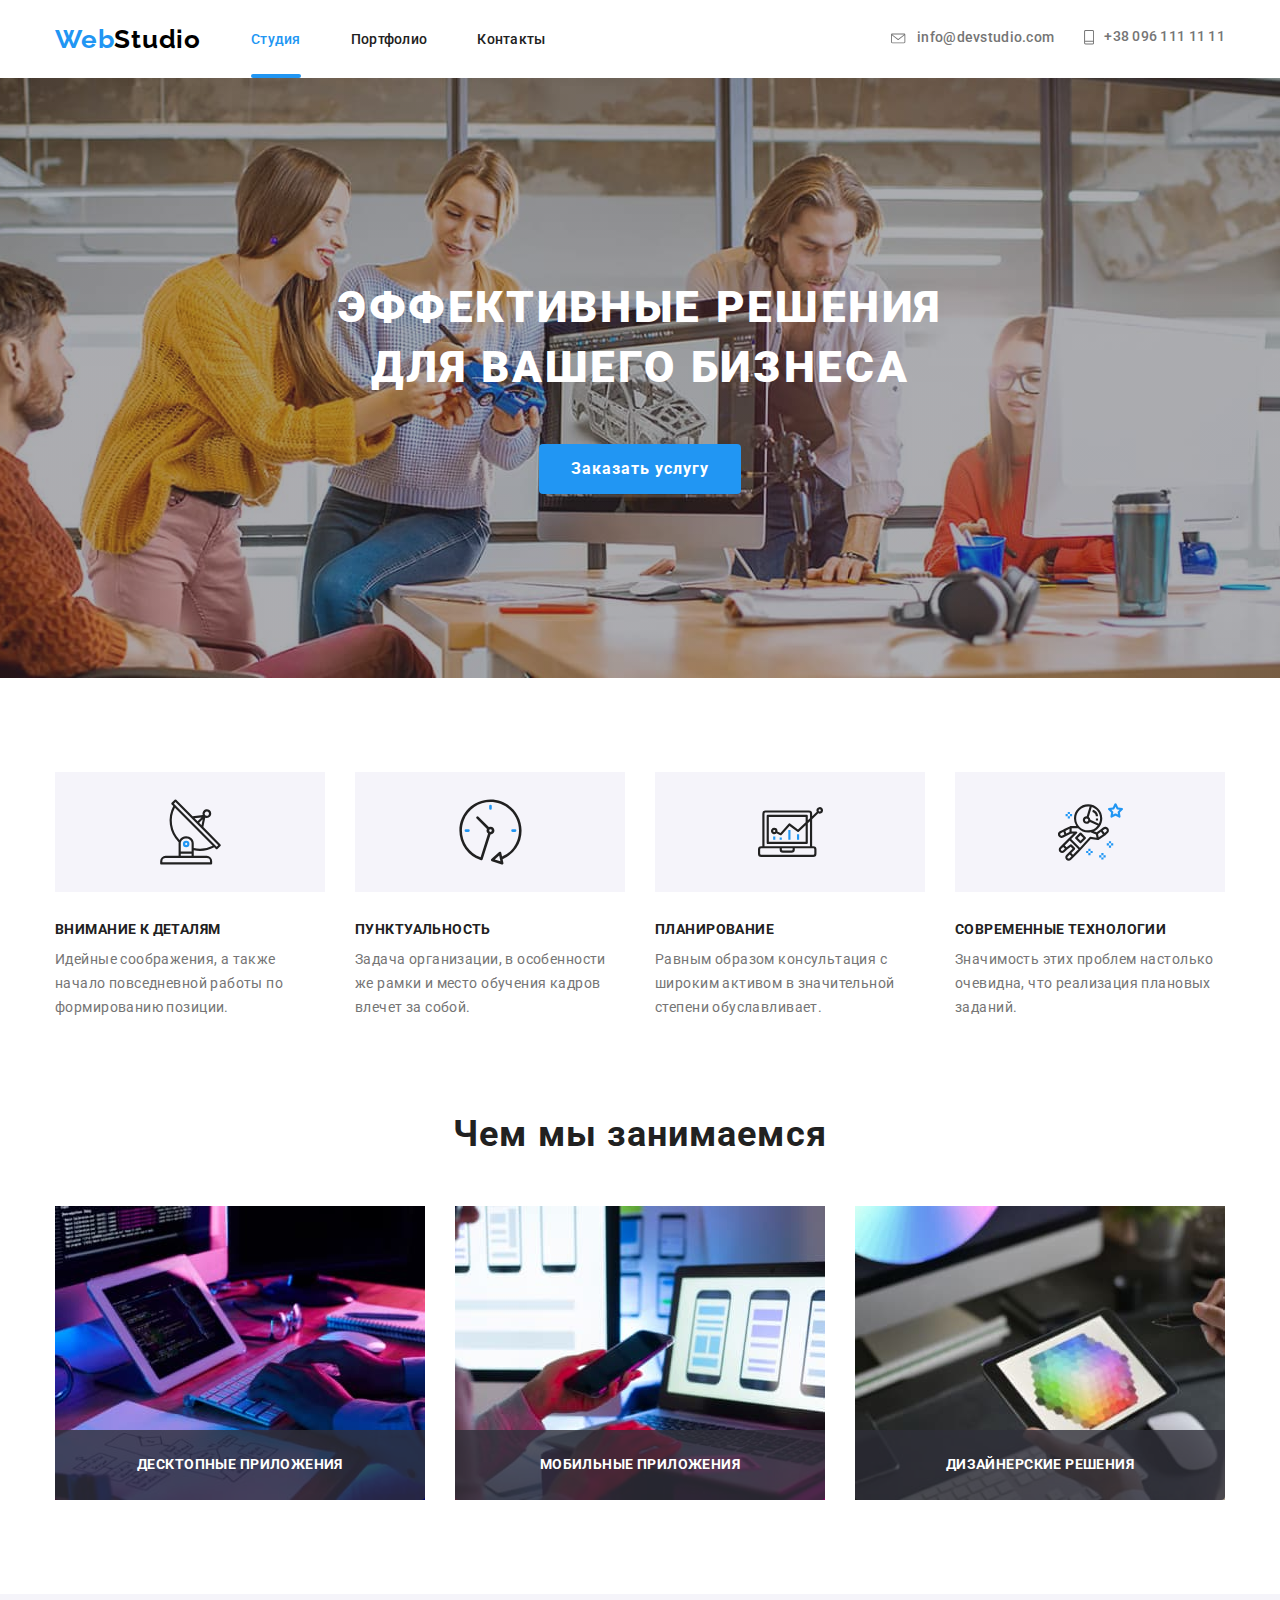
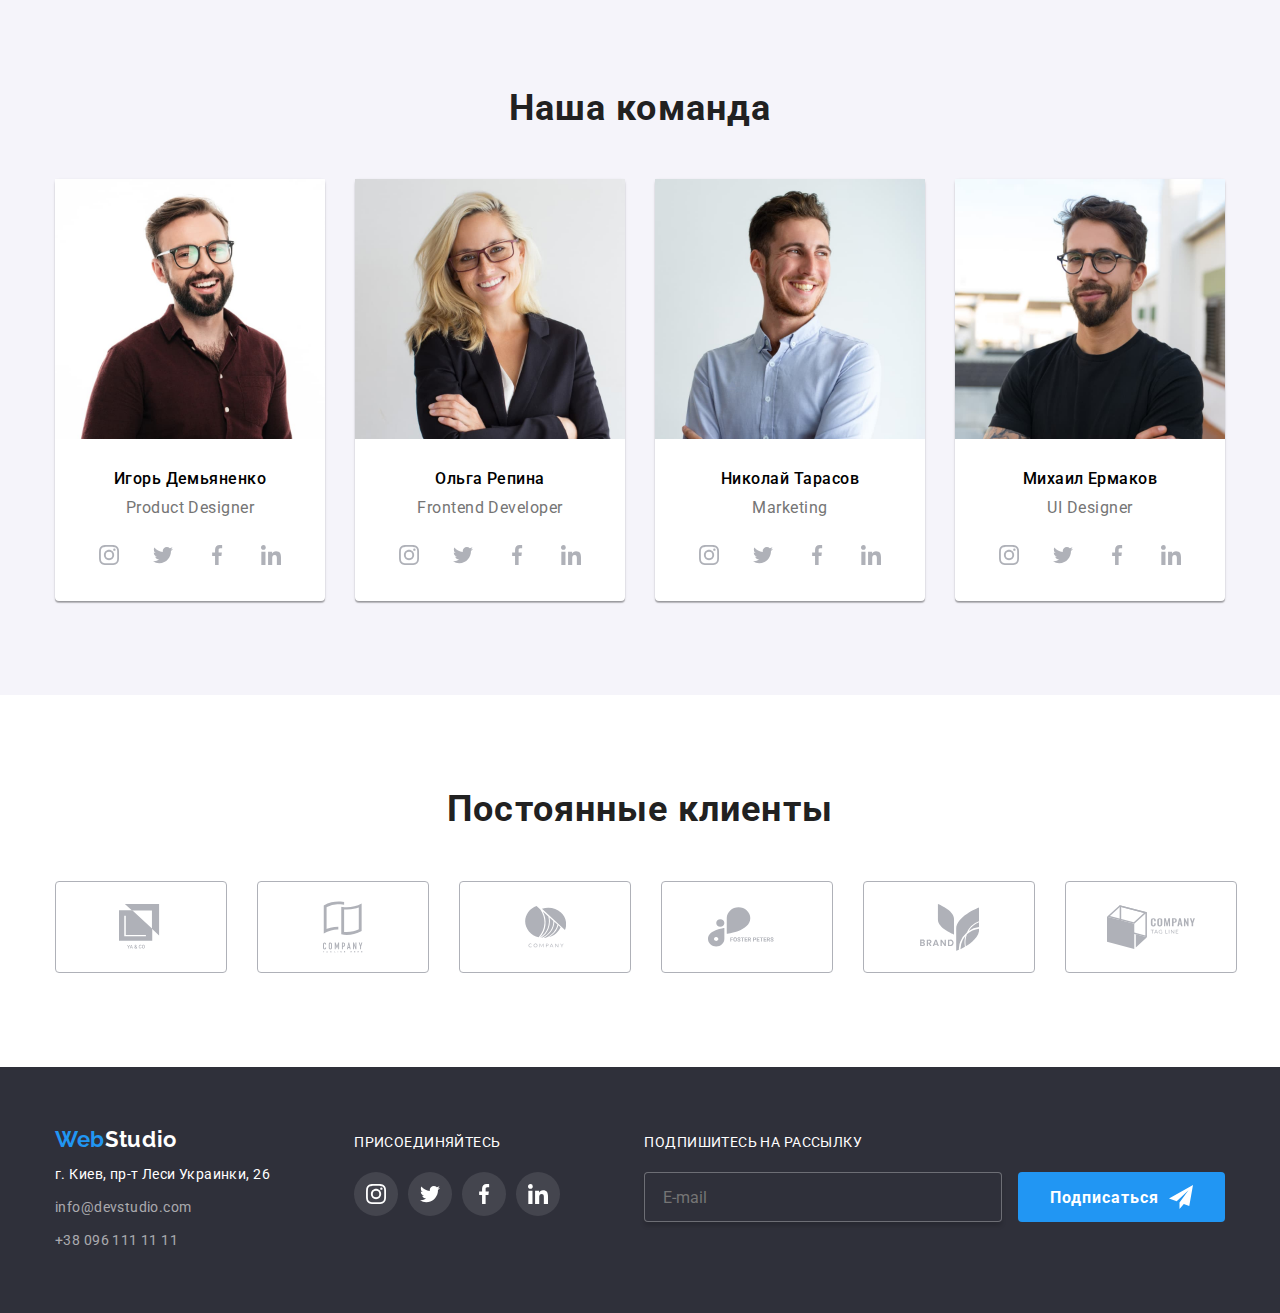
<file: index.html>
<!DOCTYPE html>
<html lang="ru">
  <head>
    <meta charset="UTF-8" />
    <meta name="viewport" content="width=device-width, initial-scale=1.0" />
    <link
      href="https://fonts.googleapis.com/css2?family=Raleway:wght@700&family=Roboto:wght@400;500;700;900&display=swap"
      rel="stylesheet"
    />
    <link rel="stylesheet" href="./css/main.min.css" />
    <title>WebStudio</title>
  </head>
  <body>
    <!-- Шапка сайта -->

    <header class="page-header container">
      <nav class="main-nav">
        <a href="./index.html" class="logo-head link"
          ><span class="logo-web">Web</span
          ><span class="logo-nav">Studio</span></a
        >
        <!-- Контейнер с навигацией -->
        <ul class="site-nav list">
          <li class="item current">
            <a href="./index.html" class="link current">Студия</a>
          </li>
          <li class="item">
            <a href="./portfolio.html" class="link">Портфолио</a>
          </li>
          <li class="item"><a href="" class="link">Контакты</a></li>
        </ul>
      </nav>

      <!-- Контейнер почта и телефон -->

      <ul class="cont-nav list">
        <li class="item mail">
          <a href="mailto" class="mail link">
            <svg class="mail-icon">
              <use href="./img/sprite.svg#icon-mailicon"></use>
            </svg>
            info@devstudio.com</a
          >
        </li>
        <li class="item phone">
          <a href="tel:380961111111" class="phone link">
            <svg class="phone-icon">
              <use href="./img/sprite.svg#icon-phoneicon"></use>
            </svg>
            +38 096 111 11 11</a
          >
        </li>
      </ul>
    </header>

    <main>
      <!-- Герой -->

      <section class="section hero">
        <div class="overley">
          <h1 class="hero-title">
            эффективные решения <br />
            для вашего бизнеса
          </h1>
          <button class="button" data-open-modal>Заказать услугу</button>
        </div>
      </section>

      <!-- Наши преимущества -->

      <section class="section advantage">
        <div class="container">
          <h2 class="visually-hidden">Наши преимущества</h2>
          <ul class="list">
            <li class="item attention">
              <!-- <img class="img" src="./img/antenna.svg" alt="Иконка антенна" /> -->
              <div class="background-icon">
                <svg class="antenna-icon">
                  <use href="./img/sprite.svg#icon-antenna"></use>
                </svg>
              </div>
              <h3 class="advantage-title">Внимание к деталям</h3>
              <p class="text">
                Идейные соображения, а также начало повседневной работы по
                формированию позиции.
              </p>
            </li>
            <li class="item punctual">
              <!-- <img class="img" src="./img/clock.svg" alt="Иконка часы" /> -->
              <div class="background-icon">
                <svg class="antenna-icon">
                  <use href="./img/sprite.svg#icon-clock"></use>
                </svg>
              </div>
              <h3 class="advantage-title">Пунктуальность</h3>
              <p class="text">
                Задача организации, в особенности же рамки и место обучения
                кадров влечет за собой.
              </p>
            </li>
            <li class="item planning">
              <!-- <img class="img" src="./img/diagram.svg" alt="Иконка диаграмма" /> -->
              <div class="background-icon">
                <svg class="antenna-icon">
                  <use href="./img/sprite.svg#icon-diagram"></use>
                </svg>
              </div>
              <h3 class="advantage-title">Планирование</h3>
              <p class="text">
                Равным образом консультация с широким активом в значительной
                степени обуславливает.
              </p>
            </li>
            <li class="item technologies">
              <!-- <img class="img" src="./img/astronaut.svg" alt="Иконка астронавт" /> -->
              <div class="background-icon">
                <svg class="antenna-icon">
                  <use href="./img/sprite.svg#icon-astronaut"></use>
                </svg>
              </div>
              <h3 class="advantage-title">Современные технологии</h3>
              <p class="text">
                Значимость этих проблем настолько очевидна, что реализация
                плановых заданий.
              </p>
            </li>
          </ul>
        </div>
      </section>

      <!-- Чем мы занимаемся -->

      <section class="section doing">
        <div class="container doing">
          <h2>Чем мы занимаемся</h2>
          <ul class="list">
            <li class="item">
              <img
                src="./img/nout.jpg"
                alt="Ноутбук"
                width="370"
                height="294"
              />
              <p class="doing-text">Десктопные приложения</p>
            </li>
            <li class="item">
              <img
                src="./img/mobile.jpg"
                alt="Мобильный телефон"
                width="370"
                height="294"
              />
              <p class="doing-text">Мобильные приложения</p>
            </li>
            <li class="item">
              <img
                src="./img/comp.jpg"
                alt="Монитор компьютера"
                width="370"
                height="294"
              />
              <p class="doing-text">Дизайнерские решения</p>
            </li>
          </ul>
        </div>
      </section>

      <!-- Наша команда -->

      <section class="section team">
        <div class="container">
          <h2>Наша команда</h2>
          <ul class="list">
            <!-- Игорь Демьяненко -->
            <li class="item cards">
              <img
                src="./img/team-card-1.jpg"
                alt="Фото члена команды"
                width="270"
                height="260"
              />
              <h3 class="team-title">Игорь Демьяненко</h3>
              <p class="team-position">Product Designer</p>
              <ul class="list icon">
                <li class="item social">
                  <a
                    href="http://instagram.com/"
                    aria-label="ссылка Инстаграмм"
                    class="link"
                  >
                    <svg class="social-icon" width="20" height="20">
                      <use href="./img/sprite.svg#icon-instagram"></use>
                    </svg>
                  </a>
                </li>
                <li class="item social">
                  <a
                    href="http://twitter.com/"
                    aria-label="ссылка Твиттер"
                    class="link"
                  >
                    <svg class="social-icon" width="20" height="20">
                      <use href="./img/sprite.svg#icon-twitter"></use>
                    </svg>
                  </a>
                </li>
                <li class="item social">
                  <a
                    href="http://facebook.com/"
                    aria-label="ссылка Фейсбук"
                    class="link"
                  >
                    <svg class="social-icon" width="20" height="20">
                      <use href="./img/sprite.svg#icon-facebook"></use>
                    </svg>
                  </a>
                </li>
                <li class="item social">
                  <a
                    href="http://linkedin.com/"
                    aria-label="ссылка Фейсбук"
                    class="link"
                  >
                    <svg class="social-icon" width="20" height="20">
                      <use href="./img/sprite.svg#icon-linkedin"></use>
                    </svg>
                  </a>
                </li>
              </ul>
            </li>

            <!-- Ольга Репина -->
            <li class="item cards">
              <img
                src="./img/team-card-2.jpg"
                alt="Фото члена команды"
                width="270"
                height="260"
              />
              <h3 class="team-title">Ольга Репина</h3>
              <p class="team-position">Frontend Developer</p>
              <ul class="list icon">
                <li class="item social">
                  <a
                    href="http://instagram.com/"
                    aria-label="ссылка Инстаграмм"
                    class="link"
                  >
                    <svg class="social-icon" width="20" height="20">
                      <use href="./img/sprite.svg#icon-instagram"></use>
                    </svg>
                  </a>
                </li>
                <li class="item social">
                  <a
                    href="http://twitter.com/"
                    aria-label="ссылка Твиттер"
                    class="link"
                  >
                    <svg class="social-icon" width="20" height="20">
                      <use href="./img/sprite.svg#icon-twitter"></use>
                    </svg>
                  </a>
                </li>
                <li class="item social">
                  <a
                    href="http://facebook.com/"
                    aria-label="ссылка Фейсбук"
                    class="link"
                  >
                    <svg class="social-icon" width="20" height="20">
                      <use href="./img/sprite.svg#icon-facebook"></use>
                    </svg>
                  </a>
                </li>
                <li class="item social">
                  <a
                    href="http://linkedin.com/"
                    aria-label="ссылка Фейсбук"
                    class="link"
                  >
                    <svg class="social-icon" width="20" height="20">
                      <use href="./img/sprite.svg#icon-linkedin"></use>
                    </svg>
                  </a>
                </li>
              </ul>
            </li>

            <!-- Николай Тарасов -->
            <li class="item cards">
              <img
                src="./img/team-card-3.jpg"
                alt="Фото члена команды"
                width="270"
                height="260"
              />
              <h3 class="team-title">Николай Тарасов</h3>
              <p class="team-position">Marketing</p>
              <ul class="list icon">
                <li class="item social">
                  <a
                    href="http://instagram.com/"
                    aria-label="ссылка Инстаграмм"
                    class="link"
                  >
                    <svg class="social-icon" width="20" height="20">
                      <use href="./img/sprite.svg#icon-instagram"></use>
                    </svg>
                  </a>
                </li>
                <li class="item social">
                  <a
                    href="http://twitter.com/"
                    aria-label="ссылка Твиттер"
                    class="link"
                  >
                    <svg class="social-icon" width="20" height="20">
                      <use href="./img/sprite.svg#icon-twitter"></use>
                    </svg>
                  </a>
                </li>
                <li class="item social">
                  <a
                    href="http://facebook.com/"
                    aria-label="ссылка Фейсбук"
                    class="link"
                  >
                    <svg class="social-icon" width="20" height="20">
                      <use href="./img/sprite.svg#icon-facebook"></use>
                    </svg>
                  </a>
                </li>
                <li class="item social">
                  <a
                    href="http://linkedin.com/"
                    aria-label="ссылка Фейсбук"
                    class="link"
                  >
                    <svg class="social-icon" width="20" height="20">
                      <use href="./img/sprite.svg#icon-linkedin"></use>
                    </svg>
                  </a>
                </li>
              </ul>
            </li>

            <!-- Михаил Ермаков -->
            <li class="item cards">
              <img
                src="./img/team-card-4.jpg"
                alt="Фото члена команды"
                width="270"
                height="260"
              />
              <h3 class="team-title">Михаил Ермаков</h3>
              <p class="team-position">UI Designer</p>
              <ul class="list icon">
                <li class="item social">
                  <a
                    href="http://instagram.com/"
                    aria-label="ссылка Инстаграмм"
                    class="link"
                  >
                    <svg class="social-icon" width="20" height="20">
                      <use href="./img/sprite.svg#icon-instagram"></use>
                    </svg>
                  </a>
                </li>
                <li class="item social">
                  <a
                    href="http://twitter.com/"
                    aria-label="ссылка Твиттер"
                    class="link"
                  >
                    <svg class="social-icon" width="20" height="20">
                      <use href="./img/sprite.svg#icon-twitter"></use>
                    </svg>
                  </a>
                </li>
                <li class="item social">
                  <a
                    href="http://facebook.com/"
                    aria-label="ссылка Фейсбук"
                    class="link"
                  >
                    <svg class="social-icon" width="20" height="20">
                      <use href="./img/sprite.svg#icon-facebook"></use>
                    </svg>
                  </a>
                </li>
                <li class="item social">
                  <a
                    href="http://linkedin.com/"
                    aria-label="ссылка Фейсбук"
                    class="link"
                  >
                    <svg class="social-icon" width="20" height="20">
                      <use href="./img/sprite.svg#icon-linkedin"></use>
                    </svg>
                  </a>
                </li>
              </ul>
            </li>
          </ul>
        </div>
      </section>

      <!-- Постоянные клиенты -->
      <section class="section customer">
        <div class="container">
          <h2>
            Постоянные клиенты
          </h2>
          <ul class="list">
            <li class="item">
              <a href="" class="link">
                <svg class="customer-icon" width="44" height="49">
                  <use href="./img/sprite.svg#icon-customer-logo-1"></use>
                </svg>
              </a>
            </li>
            <li class="item">
              <a href="" class="link">
                <svg class="customer-icon" width="40" height="52">
                  <use href="./img/sprite.svg#icon-customer-logo-2"></use>
                </svg>
              </a>
            </li>
            <li class="item">
              <a href="" class="link">
                <svg class="customer-icon" width="41" height="42">
                  <use href="./img/sprite.svg#icon-customer-logo-3"></use>
                </svg>
              </a>
            </li>
            <li class="item">
              <a href="" class="link">
                <svg class="customer-icon" width="79" height="42">
                  <use href="./img/sprite.svg#icon-customer-logo-4"></use>
                </svg>
              </a>
            </li>
            <li class="item">
              <a href="" class="link">
                <svg class="customer-icon" width="59" height="47">
                  <use href="./img/sprite.svg#icon-customer-logo-5"></use>
                </svg>
              </a>
            </li>
            <li class="item">
              <a href="" class="link">
                <svg class="customer-icon" width="88" height="45">
                  <use href="./img/sprite.svg#icon-customer-logo-6"></use>
                </svg>
              </a>
            </li>
          </ul>
        </div>
      </section>

      <!-- Модальное окно - Заказать услугу -->

      <div class="backdrop is-hidden" data-backdrop>
        <div class="modal">
          <button class="icon-button" data-close-modal>
            <svg class="icon-button-close" width="11" height="11">
              <use href="./img/sprite.svg#icon-btn-close"></use>
            </svg>
          </button>
          <form class="form js-speaker-form" autocomplete="off">
            <p class="form-about">Оставьте свои данные, мы вам перезвоним</p>

            <label class="form-field">
              <input
                class="form-input"
                type="text"
                name="name"
                placeholder=" "
              />
              <span class="form-text">Имя</span>
              <svg class="icon-form" width="18" height="18">
                <use href="./img/sprite.svg#icon-person"></use>
              </svg>
            </label>

            <label class="form-field">
              <input class="form-input" type="tel" name="tel" placeholder=" " />
              <span class="form-text tel">Телефон</span>
              <svg class="icon-form" width="18" height="18">
                <use href="./img/sprite.svg#icon-phone"></use>
              </svg>
            </label>

            <label class="form-field">
              <input
                class="form-input"
                type="email"
                name="mail"
                placeholder=" "
              />
              <span class="form-text mail">Почта</span>
              <svg class="icon-form" width="18" height="18">
                <use href="./img/sprite.svg#icon-email"></use>
              </svg>
            </label>

            <label class="form-field comments">
              <textarea
                class="form-input comments"
                name="comments"
                rows="10"
                placeholder=" "
              ></textarea>
              <span class="form-text comments">Комментарий</span>
            </label>

            <label class="consent">
              <input
                class="check-input"
                type="checkbox"
                name="consent"
                value="consent"
              />
              <span class="checkbox"></span>
              <span class="text consent"
                >Соглашаюсь с рассылкой и принимаю &nbsp;
                <a class="text-link" href="">Условия договора</a>
              </span>
            </label>

            <button class="button-submit" type="submit">Отправить</button>
          </form>
        </div>
      </div>
    </main>

    <!-- Футер -->
    <footer class="page-footer">
      <div class="container info">
        <div class="foot-child">
          <a href="./index.html" class="logo-foot link"
            ><span class="logo-web">Web</span
            ><span class="logo-foot">Studio</span></a
          >

          <!-- Контактная информация -->

          <address class="address company">
            г. Киев, пр-т Леси Украинки, 26
          </address>
          <address class="address">
            <a href="mailto" class="link mail">info@devstudio.com</a> <br />
            <a href="tel:380961111111" class="link tel">+38 096 111 11 11</a>
          </address>
        </div>

        <div class="foot-link">
          <b>присоединяйтесь</b>
          <!-- Соц ссылки -->
          <div class="social">
            <ul class="list">
              <li class="item">
                <a
                  href="http://instagram.com/"
                  aria-label="Ссылка на instagram"
                  class="link"
                >
                  <svg class="social-icon" width="20" height="20">
                    <use href="./img/sprite.svg#icon-instagram"></use>
                  </svg>
                </a>
              </li>
              <li class="item">
                <a
                  href="http://twitter.com/"
                  aria-label="Ссылка на twitter"
                  class="link twit"
                >
                  <svg class="social-icon" width="20" height="20">
                    <use href="./img/sprite.svg#icon-twitter"></use>
                  </svg>
                </a>
              </li>
              <li class="item">
                <a
                  href="http://facebook.com/"
                  aria-label="Ссылка на facebook"
                  class="link face"
                >
                  <svg class="social-icon" width="20" height="20">
                    <use href="./img/sprite.svg#icon-facebook"></use>
                  </svg>
                </a>
              </li>
              <li class="item">
                <a
                  href="http://linkedin.com/"
                  aria-label="Ссылка на linkedin"
                  class="link linkd"
                >
                  <svg class="social-icon" width="20" height="20">
                    <use href="./img/sprite.svg#icon-linkedin"></use>
                  </svg>
                </a>
              </li>
            </ul>
          </div>
        </div>
        <div class="foot-follow">
          <form>
            <b>подпишитесь на рассылку</b><br />
            <input
              class="input"
              class="foot-form"
              type="text"
              placeholder="E-mail"
            />
            <button class="button primary">Подписаться</button>
          </form>
        </div>
      </div>
    </footer>

    <!-- JS -->
    <script>
      const refs = {
        openModalBtn: document.querySelector("[data-open-modal]"),
        closeModalBtn: document.querySelector("[data-close-modal]"),
        backdrop: document.querySelector("[data-backdrop]"),
      };

      refs.openModalBtn.addEventListener("click", toggleModal);
      refs.closeModalBtn.addEventListener("click", toggleModal);

      refs.backdrop.addEventListener("click", logBackdropClick);

      function toggleModal() {
        refs.backdrop.classList.toggle("is-hidden");
      }

      function logBackdropClick() {
        console.log("Это клик в бекдроп");
      }

      // FORM JS

      (() => {
        document
          .querySelector(".js-speaker-form")
          .addEventListener("submit", (e) => {
            e.preventDefault();

            new FormData(e.currentTarget).forEach((value, name) =>
              console.log(`${name}: ${value}`)
            );

            e.currentTarget.reset();
          });
      })();
    </script>
  </body>
</html>
</file>
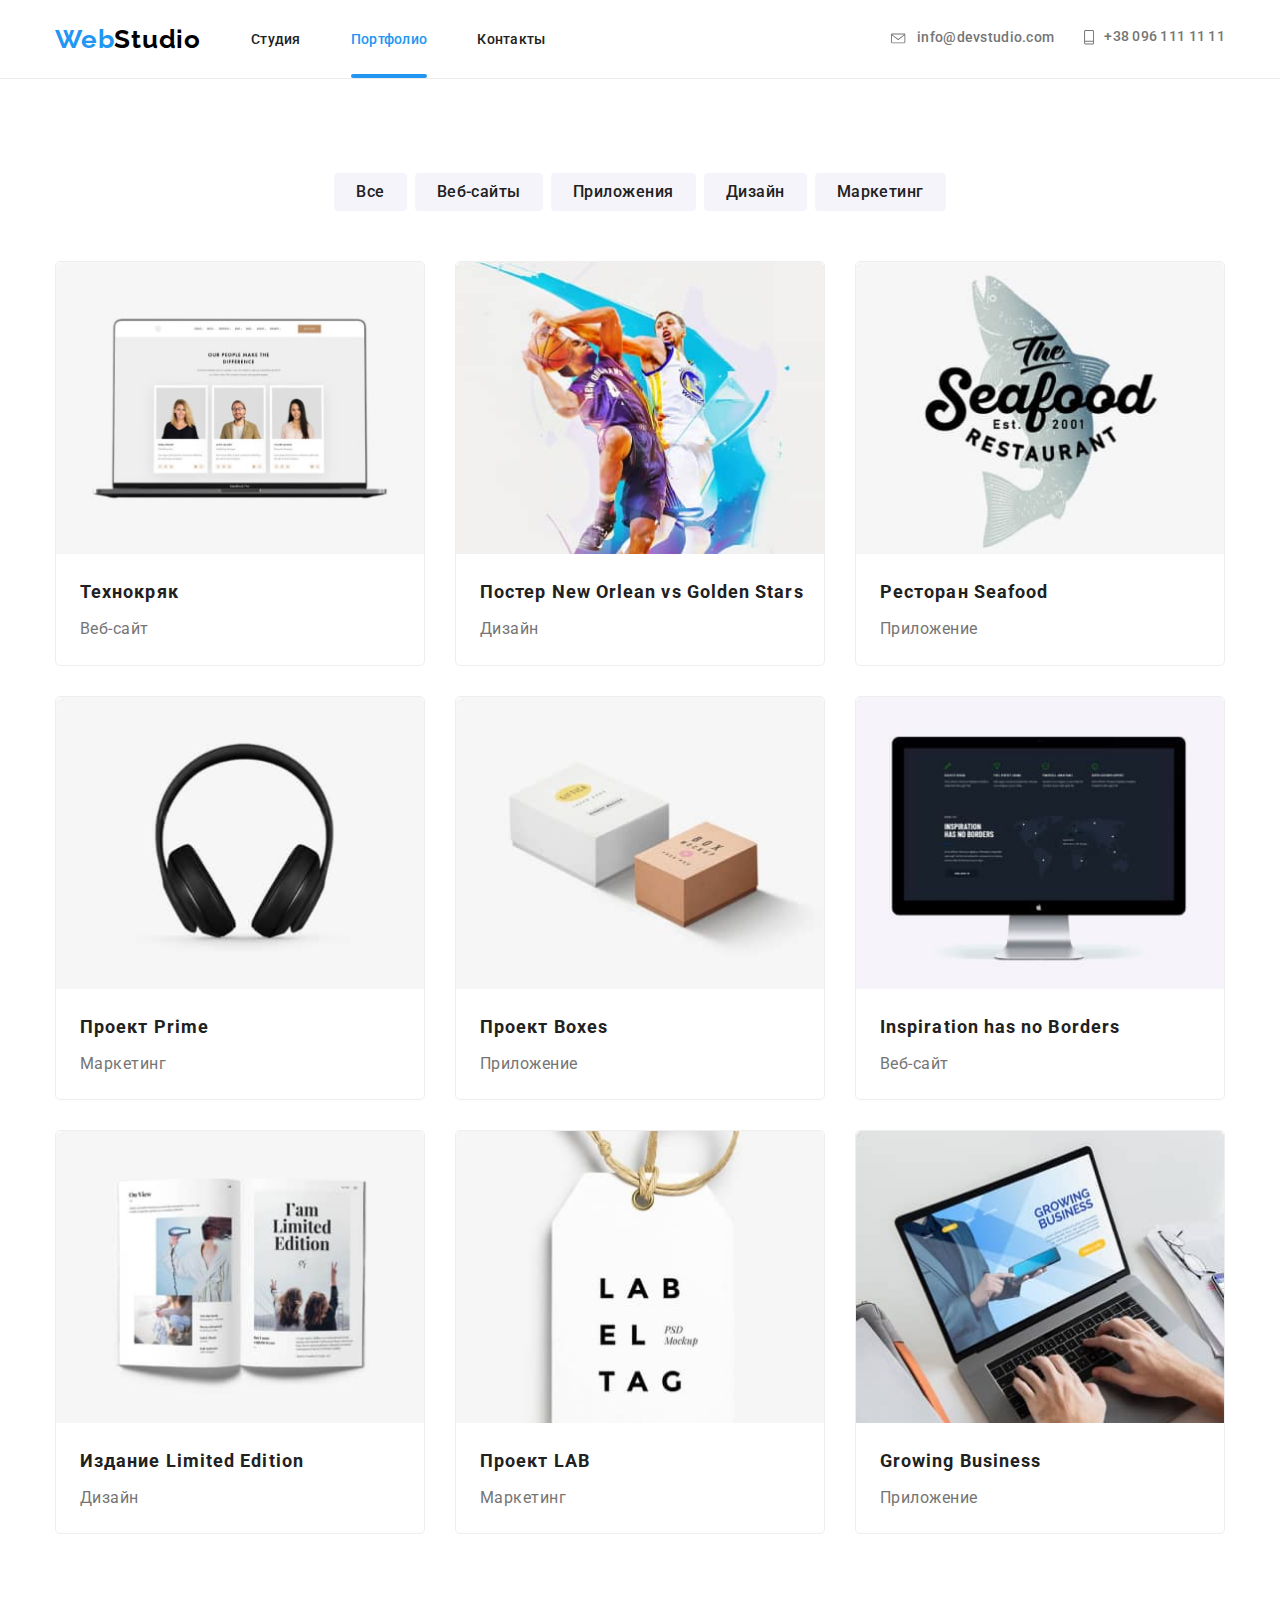
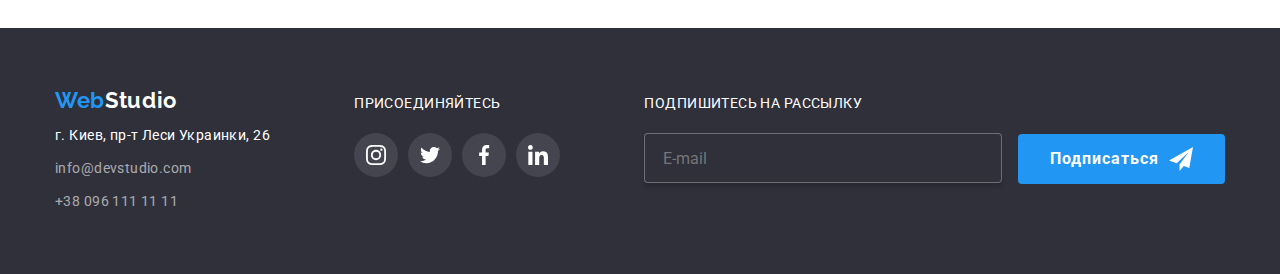
<file: portfolio.html>
<!DOCTYPE html>
<html lang="ru">
  <head>
    <meta charset="UTF-8" />
    <meta name="viewport" content="width=device-width, initial-scale=1.0" />
    <link
      href="https://fonts.googleapis.com/css2?family=Raleway:wght@700&family=Roboto:wght@400;500;700;900&display=swap"
      rel="stylesheet"
    />
    <link rel="stylesheet" href="./css/main.min.css" />
    <title>Портфолио</title>
  </head>
  <body>
    <!-- Шапка сайта -->

        <header class="container page-header">
          <nav class="main-nav">
            <a href="./index.html" class="logo-head link"><span class="logo-web">Web</span><span
                class="logo-nav">Studio</span></a>
            <!-- Контейнер с навигацией -->
            <ul class="site-nav list">
              <li class="item">
                <a href="./index.html" class="link">Студия</a>
              </li>
              <li class="item current">
                <a href="./portfolio.html" class="link current">Портфолио</a>
              </li>
              <li class="item"><a href="" class="link">Контакты</a></li>
            </ul>
          </nav>
        
          <!-- Контейнер почта и телефон -->
        
          <ul class="cont-nav list">
            <li class="item mail">
              <a href="mailto" class="mail link">
                <svg class="mail-icon">
                  <use href="./img/sprite.svg#icon-mailicon"></use>
                </svg>
                info@devstudio.com</a>
            </li>
            <li class="item phone">
              <a href="tel:380961111111" class="phone link">
                <svg class="phone-icon">
                  <use href="./img/sprite.svg#icon-phoneicon"></use>
                </svg>
                +38 096 111 11 11</a>
            </li>
          </ul>
        </header>

    <main>
      <!-- Наши проекты -->

      <section class="projects">
        <div class="container">
          <h1 class="visually-hidden">Наши проекты</h1>

          <!-- Фильтр -->

          <ul class="list container-btn">
            <li><button type="button" class="button">Все</button></li>
            <li><button type="button" class="button">Веб-сайты</button></li>
            <li><button type="button" class="button">Приложения</button></li>
            <li><button type="button" class="button">Дизайн</button></li>
            <li><button type="button" class="button">Маркетинг</button></li>
          </ul>

          <ul class="list cards">
            <li class="projects-item">
              <a href="" class="link">
                <div class="box">
                <img
                  src="./img/portfolio/techno-1.jpg"
                  alt="Фото сайта"
                  width="370"
                  height="294"
              />
              <p class="text-projects">
                Технокряк это современная площадка распространения коронавируса.
                Компании используют эту платформу для цифрового шпионажа и атак
                на защищённые сервера конкурентов.
              </p>
              </div>
              <h2 class="title-projects">Технокряк</h2>
              <p class="text">Веб-сайт</p>
              
            </li></a>
            <li class="projects-item">
              <a href="" class="link">
                <div class="box">
                <img
                  src="./img/portfolio/poster-2.jpg"
                  alt="два спортсмена играют в баскетбол"
                  width="370"
                  height="294"
              />
            <p class="text-projects">
              Технокряк это современная площадка распространения коронавируса.
              Компании используют эту платформу для цифрового шпионажа и атак
              на защищённые сервера конкурентов.
            </p>
            </div>
              <h2 class="title-projects">Постер New Orlean vs Golden Stars</h2>
              <p class="text">Дизайн</p>
              
            </li></a>
            <li class="projects-item">
              <a href="" class="link">
                <div class="box">
                <img
                  src="./img/portfolio/seafood-3.jpg"
                  alt="Рыба на белом фоне"
                  width="370"
                  height="294"
              />
              <p class="text-projects">
                Технокряк это современная площадка распространения коронавируса.
                Компании используют эту платформу для цифрового шпионажа и атак
                на защищённые сервера конкурентов.
              </p>
              </div>
              <h2 class="title-projects">Ресторан Seafood</h2>
              <p class="text">Приложение</p>
              
            </li></a>
            <li class="projects-item">
              <a href="" class="link">
                <div class="box">
                <img
                  src="./img/portfolio/prime-4.jpg"
                  alt="Музыкальные наушники"
                  width="370"
                  height="294"
              />
              <p class="text-projects">
                Технокряк это современная площадка распространения коронавируса.
                Компании используют эту платформу для цифрового шпионажа и атак
                на защищённые сервера конкурентов.
              </p>
              </div>
              <h2 class="title-projects">Проект Prime</h2>
              <p class="text">Маркетинг</p>
              
            </li></a>
            <li class="projects-item">
              <a href="" class="link">
                <div class="box">
                <img
                  src="./img/portfolio/box-5.jpg"
                  alt="Два картонных коробка"
                  width="370"
                  height="294"
              />
              <p class="text-projects">
                Технокряк это современная площадка распространения коронавируса.
                Компании используют эту платформу для цифрового шпионажа и атак
                на защищённые сервера конкурентов.
              </p>
              </div>
              <h2 class="title-projects">Проект Boxes</h2>
              <p class="text">Приложение</p>
              
            </li></a>
            <li class="projects-item">
              <a href="" class="link">
                <div class="box">
                <img
                  src="./img/portfolio/inspiration-6.jpg"
                  alt="Монитор компьютера"
                  width="370"
                  height="294"
              />
              <p class="text-projects">
                Технокряк это современная площадка распространения коронавируса.
                Компании используют эту платформу для цифрового шпионажа и атак
                на защищённые сервера конкурентов.
              </p>
              </div>
              <h2 class="title-projects">Inspiration has no Borders</h2>
              <p class="text">Веб-сайт</p>
              
            </li></a>
            <li class="projects-item">
              <a href="" class="link">
                <div class="box">
                <img
                  src="./img/portfolio/edition-7.jpg"
                  alt="Журнал со статьями и фото"
                  width="370"
                  height="294"
              />
              <p class="text-projects">
                Технокряк это современная площадка распространения коронавируса.
                Компании используют эту платформу для цифрового шпионажа и атак
                на защищённые сервера конкурентов.
              </p>
              </div>
              <h2 class="title-projects">Издание Limited Edition</h2>
              <p class="text">Дизайн</p>
              
            </li></a>
            <li class="projects-item">
              <a href="" class="link">
                <div class="box">
                <img
                  src="./img/portfolio/lab-8.jpg"
                  alt="Карточка тега"
                  width="370"
                  height="294"
              />
              <p class="text-projects">
                Технокряк это современная площадка распространения коронавируса.
                Компании используют эту платформу для цифрового шпионажа и атак
                на защищённые сервера конкурентов.
              </p>
              </div>
              <h2 class="title-projects">Проект LAB</h2>
              <p class="text">Маркетинг</p>
              
            </li></a>
            <li class="projects-item">
              <a href="" class="link">
                <div class="box">
                <img
                  src="./img/portfolio/business-9.jpg"
                  alt="Человек печатает на ноутбуке"
                  width="370"
                  height="294"
              />
              <p class="text-projects">
                Технокряк это современная площадка распространения коронавируса.
                Компании используют эту платформу для цифрового шпионажа и атак
                на защищённые сервера конкурентов.
              </p>
              </div>
              <h2 class="title-projects">Growing Business</h2>
              <p class="text">Приложение</p>
              
            </li></a>
          </ul>
        </div>
      </section>
    </main>

    <!-- Футер -->
    <footer class="page-footer">
      <div class="container info">
        <div class="foot-child">
          <a href="./index.html" class="logo-foot link"><span class="logo-web">Web</span><span
              class="logo-foot">Studio</span></a>
    
          <!-- Контактная информация -->
    
          <address class="address company">
            г. Киев, пр-т Леси Украинки, 26
          </address>
          <address class="address">
            <a href="mailto" class="link mail">info@devstudio.com</a> <br />
            <a href="tel:380961111111" class="link tel">+38 096 111 11 11</a>
          </address>
        </div>
    
        <div class="foot-link">
          <b>присоединяйтесь</b>
          <!-- Соц ссылки -->
          <div class="social">
            <ul class="list">
              <li class="item">
                <a href="http://instagram.com/" aria-label="Ссылка на instagram" class="link">
                  <svg class="social-icon" width="20" height="20">
                    <use href="./img/sprite.svg#icon-instagram"></use>
                  </svg>
                </a>
              </li>
              <li class="item">
                <a href="http://twitter.com/" aria-label="Ссылка на twitter" class="link twit">
                  <svg class="social-icon" width="20" height="20">
                    <use href="./img/sprite.svg#icon-twitter"></use>
                  </svg>
                </a>
              </li>
              <li class="item">
                <a href="http://facebook.com/" aria-label="Ссылка на facebook" class="link face">
                  <svg class="social-icon" width="20" height="20">
                    <use href="./img/sprite.svg#icon-facebook"></use>
                  </svg>
                </a>
              </li>
              <li class="item">
                <a href="http://linkedin.com/" aria-label="Ссылка на linkedin" class="link linkd">
                  <svg class="social-icon" width="20" height="20">
                    <use href="./img/sprite.svg#icon-linkedin"></use>
                  </svg>
                </a>
              </li>
            </ul>
          </div>
        </div>
        <div class="foot-follow">
          <form>
            <b>подпишитесь на рассылку</b><br />
            <input class="input" class="foot-form" type="text" placeholder="E-mail" />
            <button class="button primary">Подписаться</button>
          </form>
        </div>
      </div>
    </footer>
        </body>
</html>
</file>
<file: css/main.min.css>
/*! modern-normalize v0.6.0 | MIT License | https://github.com/sindresorhus/modern-normalize */*,*::before,*::after{-webkit-box-sizing:border-box;box-sizing:border-box}:root{-moz-tab-size:4;-o-tab-size:4;tab-size:4}html{line-height:1.15;-webkit-text-size-adjust:100%}body{margin:0}body{font-family:system-ui,-apple-system,"Segoe UI",Roboto,Helvetica,Arial,sans-serif,"Apple Color Emoji","Segoe UI Emoji"}hr{height:0}abbr[title]{-webkit-text-decoration:underline dotted;text-decoration:underline dotted}b,strong{font-weight:bolder}code,kbd,samp,pre{font-family:SFMono-Regular, Consolas, "Liberation Mono", Menlo, monospace;font-size:1em}small{font-size:80%}sub,sup{font-size:75%;line-height:0;position:relative;vertical-align:baseline}sub{bottom:-0.25em}sup{top:-0.5em}button,input,optgroup,select,textarea{font-family:inherit;font-size:100%;line-height:1.15;margin:0}button,select{text-transform:none}button,[type="button"],[type="reset"],[type="submit"]{-webkit-appearance:button}button::-moz-focus-inner,[type="button"]::-moz-focus-inner,[type="reset"]::-moz-focus-inner,[type="submit"]::-moz-focus-inner{border-style:none;padding:0}button:-moz-focusring,[type="button"]:-moz-focusring,[type="reset"]:-moz-focusring,[type="submit"]:-moz-focusring{outline:1px dotted ButtonText}fieldset{padding:0.35em 0.75em 0.625em}legend{padding:0}progress{vertical-align:baseline}[type="number"]::-webkit-inner-spin-button,[type="number"]::-webkit-outer-spin-button{height:auto}[type="search"]{-webkit-appearance:textfield;outline-offset:-2px}[type="search"]::-webkit-search-decoration{-webkit-appearance:none}::-webkit-file-upload-button{-webkit-appearance:button;font:inherit}summary{display:list-item}.page-header .list,.page-footer .list,.advantage .list,.doing .list,.team .list,.customer .list,.projects .list{list-style:none;margin:0;padding:0}.page-header .link,.main-nav .logo-head,.page-footer .link,.doing .link,.team .link,.projects .projects-item .link{text-decoration:none;cursor:pointer}.page-header.container,.page-footer .container,.advantage .container,.doing .container,.team .container,.customer .container,.projects .container{margin-left:auto;margin-right:auto;width:1200px;padding-left:15px;padding-right:15px}.main-nav,.cont-nav{display:-webkit-box;display:-ms-flexbox;display:flex;-webkit-box-align:center;-ms-flex-align:center;align-items:center}body{margin:0;font-family:"Roboto",sans-serif}.page-header{display:-webkit-box;display:-ms-flexbox;display:flex;-webkit-box-pack:justify;-ms-flex-pack:justify;justify-content:space-between;background-color:#fff}.main-nav .logo-head{font-family:"Raleway",sans-serif;font-weight:700;font-size:26px;line-height:1.19;letter-spacing:.03em;text-decoration:none}.logo-web{color:#2196f3}.logo-nav{color:#000000}.site-nav{display:-webkit-box;display:-ms-flexbox;display:flex;margin-left:85px}.site-nav .item:nth-child(n+1){margin-left:50px}.site-nav .link.current{color:#2196f3}.site-nav .link.current::after{opacity:1}.site-nav .link{position:relative;display:block;padding-top:32px;padding-bottom:32px;font-weight:500;font-size:14px;line-height:1;letter-spacing:.02em;color:#212121;-webkit-transition:color 250ms cubic-bezier(0.4, 0, 0.2, 1);transition:color 250ms cubic-bezier(0.4, 0, 0.2, 1)}.site-nav .link::after{position:absolute;content:"";left:0;bottom:0;display:block;width:100%;height:4px;background-color:#2196f3;border-radius:4px;opacity:0;-webkit-transition:opacity 250ms cubic-bezier(0.4, 0, 0.2, 1);transition:opacity 250ms cubic-bezier(0.4, 0, 0.2, 1)}.site-nav .link:hover{color:#2196f3;-webkit-transition:color 250ms cubic-bezier(0.4, 0, 0.2, 1);transition:color 250ms cubic-bezier(0.4, 0, 0.2, 1)}.site-nav .link:focus{color:#2196f3;-webkit-transition:color 250ms cubic-bezier(0.4, 0, 0.2, 1);transition:color 250ms cubic-bezier(0.4, 0, 0.2, 1)}.cont-nav{margin-left:auto}.cont-nav>.item.phone{margin-left:30px}.cont-nav .link{display:-webkit-inline-box;display:-ms-inline-flexbox;display:inline-flex;-webkit-box-align:center;-ms-flex-align:center;align-items:center;font-weight:500;font-size:14px;line-height:1.14;letter-spacing:.02em;color:#757575;-webkit-transition:color 250ms cubic-bezier(0.4, 0, 0.2, 1);transition:color 250ms cubic-bezier(0.4, 0, 0.2, 1)}.cont-nav .link:hover,.cont-nav .link:focus{color:#2196f3;-webkit-transition:color 250ms cubic-bezier(0.4, 0, 0.2, 1);transition:color 250ms cubic-bezier(0.4, 0, 0.2, 1)}.cont-nav .mail-icon{width:16px;height:11px;margin-right:10px;fill:currentColor;cursor:pointer}.cont-nav .phone-icon{width:10px;height:15px;margin-right:10px;fill:currentColor;cursor:pointer}.page-footer{padding-top:60px;padding-bottom:60px;background-color:#2f303a;color:#fff}.page-footer .link{color:rgba(255,255,255,0.6)}.page-footer b{display:inline-block;margin-bottom:21px;text-transform:uppercase;font-weight:400;font-size:14px;line-height:1.14;letter-spacing:.03em}.page-footer .container.info{display:-webkit-box;display:-ms-flexbox;display:flex;-webkit-box-align:baseline;-ms-flex-align:baseline;align-items:baseline;-webkit-box-pack:justify;-ms-flex-pack:justify;justify-content:space-between}.page-footer .address{font-weight:400;font-size:14px;line-height:1.71;letter-spacing:.03em}.logo-foot{color:#fff;font-weight:700;font-size:22px;line-height:1.18;letter-spacing:.03em}.logo-foot.link{font-family:"Raleway", sans-serif;display:inline-block;margin-bottom:10px}.address.company{margin-bottom:9px;font-family:inherit;font-style:normal}.address .link{font-family:inherit;font-style:normal;font-weight:400;font-size:14px;line-height:1.71;letter-spacing:.03em}.address .link.mail{display:inline-block;margin-bottom:9px}.address .link:hover,.address .link:focus{color:#2196f3;-webkit-transition:color 250ms cubic-bezier(0.4, 0, 0.2, 1);transition:color 250ms cubic-bezier(0.4, 0, 0.2, 1)}.page-footer .input{margin-right:12px}.input{padding:12px 18px;width:358px;height:50px;border:1px solid rgba(255,255,255,0.3);-webkit-box-sizing:border-box;box-sizing:border-box;-webkit-box-shadow:0px 4px 4px rgba(0,0,0,0.15);box-shadow:0px 4px 4px rgba(0,0,0,0.15);border-radius:4px;color:#fff;background-color:#2f303a;outline:none}.social .list{display:-webkit-box;display:-ms-flexbox;display:flex;justify-items:center}.social .link{display:-webkit-box;display:-ms-flexbox;display:flex;-webkit-box-align:center;-ms-flex-align:center;align-items:center;-webkit-box-pack:center;-ms-flex-pack:center;justify-content:center;width:44px;height:44px;color:#afb1b8;background-color:rgba(255,255,255,0.1);border-radius:50%;-webkit-transition:background-color 250ms cubic-bezier(0.4, 0, 0.2, 1);transition:background-color 250ms cubic-bezier(0.4, 0, 0.2, 1);-webkit-transition:color 250ms cubic-bezier(0.4, 0, 0.2, 1);transition:color 250ms cubic-bezier(0.4, 0, 0.2, 1)}.social .link:hover,.social .link:focus{color:#fff;background-color:#2196f3;-webkit-transition:background-color 250ms cubic-bezier(0.4, 0, 0.2, 1);transition:background-color 250ms cubic-bezier(0.4, 0, 0.2, 1);-webkit-transition:color 250ms cubic-bezier(0.4, 0, 0.2, 1);transition:color 250ms cubic-bezier(0.4, 0, 0.2, 1);-webkit-transform:scale3d(1.1, 1.1, 1.1);transform:scale3d(1.1, 1.1, 1.1)}.social-icon{fill:currentColor}.foot-link .social .item{margin-right:10px}.foot-link .social .item:nth-child(4n){margin-right:0}.foot-link .link{color:#fff}.foot-link .link:hover,.foot-link .link:focus{color:#fff;-webkit-transition:color 250ms cubic-bezier(0.4, 0, 0.2, 1);transition:color 250ms cubic-bezier(0.4, 0, 0.2, 1)}.button.primary{display:-webkit-inline-box;display:-ms-inline-flexbox;display:inline-flex;-webkit-box-align:center;-ms-flex-align:center;align-items:center;text-align:center;min-width:200px;min-height:50px;border-radius:4px;padding:10px 32px;cursor:pointer;color:#fff;background-color:#2196f3;text-decoration:none;font-weight:700;font-size:16px;line-height:1.87;letter-spacing:.06em;border-color:transparent}.button.primary::after{content:"";width:24px;height:24px;margin-left:10px;background-image:url("../img/icon/icon-send.svg");background-size:contain}.section{padding-top:94px;padding-bottom:94px}.section.hero{padding-top:0;padding-bottom:0}.hero{text-align:center}.hero>.overley{height:600px;max-width:1600px;margin-left:auto;margin-right:auto;background-image:-webkit-gradient(linear, left top, right top, from(rgba(47,48,58,0.4)), to(rgba(47,48,58,0.4))),url("../img/hero/hero-img.jpg");background-image:linear-gradient(to right, rgba(47,48,58,0.4), rgba(47,48,58,0.4)),url("../img/hero/hero-img.jpg");background-repeat:no-repeat;background-position:center;background-size:cover}.hero .hero-title{margin-top:0;margin-bottom:46px;padding-top:200px;color:#fff;text-transform:uppercase;font-weight:900;font-size:44px;line-height:1.36;letter-spacing:.06em}.hero .button{min-width:200px;padding:10px 32px;text-align:center;text-decoration:none;font-weight:700;font-size:16px;line-height:1.88;letter-spacing:.06em;color:#fff;background-color:#2196f3;border-radius:4px;border-color:transparent;cursor:pointer}.section.advantage{padding-bottom:0px}.visually-hidden{position:absolute !important;clip:rect(1px 1px 1px 1px);clip:rect(1px, 1px, 1px, 1px);padding:0 !important;border:0 !important;height:1px !important;width:1px !important;overflow:hidden}.advantage .list{display:-webkit-box;display:-ms-flexbox;display:flex}.advantage .item{margin-right:30px;width:calc((100% - 90px) / 4)}.advantage .item:nth-child(4n){margin-right:0;margin-bottom:0}.advantage .background-icon{display:-webkit-box;display:-ms-flexbox;display:flex;-webkit-box-align:center;-ms-flex-align:center;align-items:center;-webkit-box-pack:center;-ms-flex-pack:center;justify-content:center;width:270px;height:120px;margin-bottom:30px;background-color:#f5f4fa}.advantage .text{padding:0}.antenna-icon{width:65px;height:70px;-webkit-box-align:center;-ms-flex-align:center;align-items:center}.section h2{margin-top:0;margin-bottom:50px;text-align:center;font-weight:700;font-size:36px;line-height:1.16;letter-spacing:.03em;color:#212121}.advantage-title{margin-top:0;margin-bottom:10px;font-weight:700;font-size:14px;line-height:1.14;letter-spacing:.03em;text-transform:uppercase;color:#212121}.advantage p{margin-top:0;margin-bottom:0;font-weight:400;font-size:14px;line-height:1.71;letter-spacing:.03em}.doing .list{display:-webkit-box;display:-ms-flexbox;display:flex}.doing .item{position:relative;margin-right:30px;width:calc((100% - 60px) / 3);text-align:center}.doing .itemitem:nth-child(3n){margin-right:0;margin-bottom:0}.doing img{display:block}.doing .doing-text{position:absolute;width:100%;height:70px;bottom:0;margin:0;padding:27px;background:rgba(47,48,58,0.8);border-radius:0px 0px 4px 4px;font-weight:700;font-size:14px;line-height:1.14;letter-spacing:.03em;text-align:center;text-transform:uppercase;color:#fff}.section.team{background-color:#f5f4fa}.team .link{color:#afb1b8}.team .section.team{background-color:var(--color-bg-child)}.team .list{display:-webkit-box;display:-ms-flexbox;display:flex;-webkit-box-pack:justify;-ms-flex-pack:justify;justify-content:space-between}.team img{display:block;margin-bottom:30px}.team .item.cards{background-color:#ffffff;border-radius:4px;-webkit-box-shadow:0px 2px 1px rgba(0,0,0,0.2),0px 1px 1px rgba(0,0,0,0.14),0px 1px 3px rgba(0,0,0,0.12);box-shadow:0px 2px 1px rgba(0,0,0,0.2),0px 1px 1px rgba(0,0,0,0.14),0px 1px 3px rgba(0,0,0,0.12)}.team .team-title{margin-top:0;margin-bottom:10px;font-weight:500;font-size:16px;line-height:1.19;letter-spacing:0.03em;color:var(--title-text-color);text-align:center}.team .team-position{margin:0;margin-bottom:16px;font-weight:400;font-size:16px;line-height:1.19;letter-spacing:0.03em;text-align:center;color:#757575}.team .list.icon{display:-webkit-box;display:-ms-flexbox;display:flex;-webkit-box-pack:center;-ms-flex-pack:center;justify-content:center;margin-bottom:24px}.team .item.social{margin-right:10px}.team .item.social:nth-child(4n){margin-right:0}.team .link{display:-webkit-box;display:-ms-flexbox;display:flex;-webkit-box-pack:center;-ms-flex-pack:center;justify-content:center;-webkit-box-align:center;-ms-flex-align:center;align-items:center;width:44px;height:44px;border-radius:50%}.team .social-icon{fill:currentColor}.customer .list{display:-webkit-box;display:-ms-flexbox;display:flex;-webkit-box-pack:space-evenly;-ms-flex-pack:space-evenly;justify-content:space-evenly}.customer .link{display:-webkit-box;display:-ms-flexbox;display:flex;-webkit-box-align:center;-ms-flex-align:center;align-items:center;-webkit-box-pack:center;-ms-flex-pack:center;justify-content:center;width:170px;height:90px;color:#afb1b8;-webkit-transition:color 250ms cubic-bezier(0.4, 0, 0.2, 1);transition:color 250ms cubic-bezier(0.4, 0, 0.2, 1);text-decoration:none;cursor:pointer}.customer .link:hover,.customer .link:focus{color:#2196f3;-webkit-transition:color 250ms cubic-bezier(0.4, 0, 0.2, 1);transition:color 250ms cubic-bezier(0.4, 0, 0.2, 1)}.customer .item{margin-right:30px;width:calc((100% - 60px) / 6);border:1px solid #afb1b8;-webkit-box-sizing:border-box;box-sizing:border-box;border-radius:4px;-webkit-transition:border 250ms cubic-bezier(0.4, 0, 0.2, 1);transition:border 250ms cubic-bezier(0.4, 0, 0.2, 1)}.customer .item:nth-child(6n){margin-right:0}.customer .item:hover,.customer .item:focus{border:1px solid #2196f3;-webkit-transition:border 250ms cubic-bezier(0.4, 0, 0.2, 1);transition:border 250ms cubic-bezier(0.4, 0, 0.2, 1)}.customer .customer-icon{fill:currentColor;cursor:pointer}.backdrop{position:fixed;top:0;left:0;width:100%;height:100%;background-color:rgba(0,0,0,0.2);-webkit-transition:250ms cubic-bezier(0.4, 0, 0.2, 1);transition:250ms cubic-bezier(0.4, 0, 0.2, 1)}.backdrop.is-hidden{opacity:0;pointer-events:none;-webkit-transition:250ms cubic-bezier(0.4, 0, 0.2, 1);transition:250ms cubic-bezier(0.4, 0, 0.2, 1)}.modal{position:absolute;top:50%;left:50%;-webkit-transform:translate(-50%, -50%);transform:translate(-50%, -50%);min-width:528px;min-height:581px;-webkit-box-shadow:0px 2px 1px rgba(0,0,0,0.2),0px 1px 1px rgba(0,0,0,0.14),0px 1px 3px rgba(0,0,0,0.12);box-shadow:0px 2px 1px rgba(0,0,0,0.2),0px 1px 1px rgba(0,0,0,0.14),0px 1px 3px rgba(0,0,0,0.12);border-radius:4px;background-color:#fff}.modal .icon-button{position:absolute;right:8px;top:8px;width:30px;height:30px;border-radius:50%;border:1px solid rgba(0,0,0,0.1);background-color:#fff;cursor:pointer}.icon-button:hover .icon-button-close{fill:#2196f3}.icon-button-close{fill:black}.form{width:528px;height:581px;padding:40px}.form-about{margin:0;padding:0;margin-bottom:30px;font-weight:700;font-size:20px;line-height:1.15;text-align:center;letter-spacing:0.03em;color:#212121}.form-field{position:relative;display:-webkit-box;display:-ms-flexbox;display:flex;-webkit-box-pack:center;-ms-flex-pack:center;justify-content:center;-webkit-box-align:center;-ms-flex-align:center;align-items:center;margin-bottom:28px}.form-input{width:100%;height:40px;padding:12px 8px 12px 42px;border:1px solid rgba(33,33,33,0.2);border-radius:4px}.form-text{position:absolute;top:25%;left:42px;font-weight:400;font-size:14px;line-height:1.71}.icon-form{position:absolute;top:85%;left:16px;-webkit-transform:translateY(-125%);transform:translateY(-125%);display:inline-block;color:black}.form-input:focus+.form-text{color:#2196f3;-webkit-transform:translate(-90%, -150%);transform:translate(-90%, -150%);-webkit-transition:250ms cubic-bezier(0.4, 0, 0.2, 1);transition:250ms cubic-bezier(0.4, 0, 0.2, 1)}.form-input:focus+.form-text.tel{-webkit-transform:translate(-50%, -150%);transform:translate(-50%, -150%)}.form-input:focus+.form-text.mail{-webkit-transform:translate(-60%, -150%);transform:translate(-60%, -150%)}.form-input:not(:placeholder-shown)+.form-text{-webkit-transform:translate(-90%, -150%);transform:translate(-90%, -150%)}.form-input:not(:placeholder-shown)+.form-text.tel{-webkit-transform:translate(-50%, -150%);transform:translate(-50%, -150%)}.form-input:not(:placeholder-shown)+.form-text.mail{-webkit-transform:translate(-60%, -150%);transform:translate(-60%, -150%)}.form-input:focus-within ~ .icon-form{fill:#2196f3}.form-input:focus{border-color:#2196f3;outline:none}.form-field.comments{margin-bottom:20px}.form-input.comments{height:120px;padding-left:16px;resize:none}.form-text.comments{top:12px;left:16px}.form-input:focus+.form-text.comments{-webkit-transform:translateY(-150%);transform:translateY(-150%)}.form-input:not(:placeholder-shown)+.form-text.comments{-webkit-transform:translateY(-150%);transform:translateY(-150%)}.consent{display:-webkit-box;display:-ms-flexbox;display:flex;-webkit-box-pack:center;-ms-flex-pack:center;justify-content:center;-webkit-box-align:center;-ms-flex-align:center;align-items:center;margin-bottom:30px;cursor:pointer}.check-input{position:absolute;width:1px;height:1px;margin:-1px;border:0;padding:0;clip:rect(0 0 0 0);overflow:hidden}.checkbox{width:15px;height:16px;margin:0;margin-right:5px;background-image:url("../img/icon/nocheck.svg");background-size:contain;background-repeat:no-repeat}.check-input:checked+.checkbox,.check-input:checked:focus+.checkbox{background-image:url("../img/icon/check.svg");background-size:contain;background-color:#2196f3;border-radius:4px}.text.consent{margin:0;padding:0;left:36px;font-weight:400;font-size:14px;line-height:1.71;letter-spacing:0.03em}.text-link{font-weight:400;font-size:14px;line-height:1.71;color:#2196f3}.button-submit{display:block;margin-right:auto;margin-left:auto;min-width:200px;min-height:50px;border-radius:4px;padding:10px 32px;text-decoration:none;border-color:transparent;font-weight:700;font-size:16px;line-height:1.87;letter-spacing:0.06em;-webkit-box-shadow:0px 4px 4px rgba(0,0,0,0.15);box-shadow:0px 4px 4px rgba(0,0,0,0.15);background-color:#2196f3;color:#fff;cursor:pointer}.projects{border-top:1px solid #ececec}.projects .projects-item{margin-right:30px;margin-bottom:30px;width:calc( (100% - 60px) / 3);border:1px solid #eeeeee;border-radius:5px}.projects .projects-item:hover .text-projects{opacity:1;-webkit-transform:translateY(0);transform:translateY(0)}.projects .projects-item:nth-child(3n){margin-right:0}.projects .projects-item:nth-last-child(-n+3){margin-bottom:0}.projects .projects-item .box{position:relative}.projects .projects-item .link{color:#757575;display:block}.projects .projects-item .link:focus .text-projects{opacity:1;-webkit-transform:translateY(0);transform:translateY(0)}.projects img{display:block;max-width:100%;height:auto;border-radius:5px 5px 0px 0px}.projects .title-primary{margin-top:0;margin-bottom:0;color:white}.projects .list.container-btn{display:-webkit-box;display:-ms-flexbox;display:flex;-webkit-box-pack:center;-ms-flex-pack:center;justify-content:center;padding-top:94px;margin-bottom:50px;text-align:center}.projects .list.container-btn li{margin-right:8px}.projects .list.container-btn li:nth-child(5n){margin-right:0}.projects .list.cards{display:-webkit-box;display:-ms-flexbox;display:flex;-ms-flex-wrap:wrap;flex-wrap:wrap;padding-bottom:94px}.button{padding:6px 22px;font-family:inherit;text-align:center;font-weight:500;font-size:16px;line-height:1.63;letter-spacing:.03em;border:transparent;border-radius:4px;color:#212121;background:#f5f4fa;-webkit-transition:background-color 250ms cubic-bezier(0.4, 0, 0.2, 1);transition:background-color 250ms cubic-bezier(0.4, 0, 0.2, 1);-webkit-transition:color 250ms cubic-bezier(0.4, 0, 0.2, 1);transition:color 250ms cubic-bezier(0.4, 0, 0.2, 1);-webkit-transition:-webkit-box-shadow 250ms cubic-bezier(0.4, 0, 0.2, 1);transition:-webkit-box-shadow 250ms cubic-bezier(0.4, 0, 0.2, 1);transition:box-shadow 250ms cubic-bezier(0.4, 0, 0.2, 1);transition:box-shadow 250ms cubic-bezier(0.4, 0, 0.2, 1), -webkit-box-shadow 250ms cubic-bezier(0.4, 0, 0.2, 1)}.button:hover,.button:focus{color:#fff;background-color:#2196f3;-webkit-box-shadow:0px 2px 2px rgba(0,0,0,0.12),0px 1px 2px rgba(0,0,0,0.08),0px 3px 1px rgba(0,0,0,0.1);box-shadow:0px 2px 2px rgba(0,0,0,0.12),0px 1px 2px rgba(0,0,0,0.08),0px 3px 1px rgba(0,0,0,0.1)}.title-projects{margin-top:0;margin-bottom:4px;padding-left:24px;padding-top:20px;font-weight:700;font-size:18px;line-height:2;letter-spacing:.06em;color:#212121}.text{margin-top:0;margin-bottom:0px;padding-bottom:20px;padding-left:24px;color:#757575;font-weight:400;font-size:16px;line-height:1.88;letter-spacing:.03em}.text-projects{position:absolute;top:0;right:0;margin-top:0;margin-bottom:0;padding:63px 24px;width:370px;height:294px;font-weight:400;font-size:18px;line-height:1.87;letter-spacing:.03em;color:#fff;background-color:rgba(33,150,243,0.9);opacity:1;-webkit-transform:translateY(100%);transform:translateY(100%);-webkit-transition:-webkit-transform 250ms cubic-bezier(0.4, 0, 0.2, 1);transition:-webkit-transform 250ms cubic-bezier(0.4, 0, 0.2, 1);transition:transform 250ms cubic-bezier(0.4, 0, 0.2, 1);transition:transform 250ms cubic-bezier(0.4, 0, 0.2, 1), -webkit-transform 250ms cubic-bezier(0.4, 0, 0.2, 1)}.cards .link:hover,.cards .link:focus{-webkit-transition:-webkit-box-shadow 250ms cubic-bezier(0.4, 0, 0.2, 1);transition:-webkit-box-shadow 250ms cubic-bezier(0.4, 0, 0.2, 1);transition:box-shadow 250ms cubic-bezier(0.4, 0, 0.2, 1);transition:box-shadow 250ms cubic-bezier(0.4, 0, 0.2, 1), -webkit-box-shadow 250ms cubic-bezier(0.4, 0, 0.2, 1);-webkit-box-shadow:1px 4px 6px rgba(0,0,0,0.16),0px 4px 4px rgba(0,0,0,0.06),0px 1px 1px rgba(0,0,0,0.12);box-shadow:1px 4px 6px rgba(0,0,0,0.16),0px 4px 4px rgba(0,0,0,0.06),0px 1px 1px rgba(0,0,0,0.12);cursor:pointer}.box{overflow:hidden}.projects .list.cards{display:-webkit-box;display:-ms-flexbox;display:flex;-ms-flex-wrap:wrap;flex-wrap:wrap;padding-bottom:94px}.projects-item{margin-right:30px;margin-bottom:30px;width:calc((100% - 60px) / 3);border:1px solid #eeeeee;border-radius:5px}.projects-item:nth-child(3n){margin-right:0}.projects-item:nth-last-child(-n+3){margin-bottom:0}
/*# sourceMappingURL=main.min.css.map */
</file>
